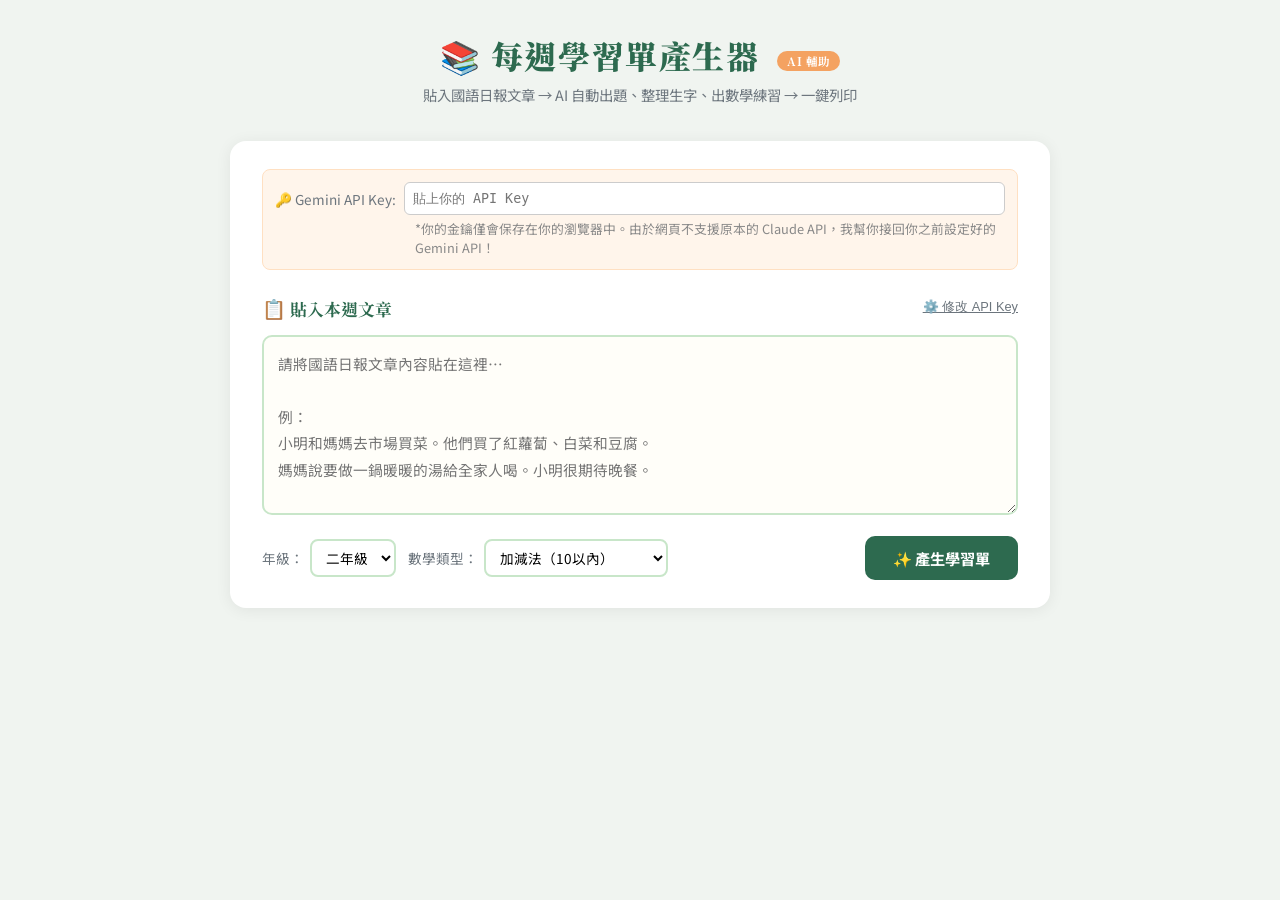
<file: index.html>
<!DOCTYPE html>
<html lang="zh-TW">
<head>
<meta charset="UTF-8">
<meta name="viewport" content="width=device-width, initial-scale=1.0">
<meta http-equiv="Cache-Control" content="no-cache, no-store, must-revalidate">
<meta http-equiv="Pragma" content="no-cache">
<meta http-equiv="Expires" content="0">
<title>每週學習單產生器</title>
<style>
  @import url('https://fonts.googleapis.com/css2?family=Noto+Serif+TC:wght@400;700;900&family=Noto+Sans+TC:wght@300;400;500;700&display=swap');

  :root {
    --primary: #2D6A4F;
    --accent: #F4A261;
    --soft: #E9F5EE;
    --ink: #1a1a2e;
    --muted: #6c757d;
    --border: #c8e6c9;
    --paper: #FFFEF9;
  }

  * { box-sizing: border-box; margin: 0; padding: 0; }

  body {
    font-family: 'Noto Sans TC', sans-serif;
    background: #f0f4f0;
    color: var(--ink);
    min-height: 100vh;
  }

  /* ── SCREEN UI ── */
  .screen-ui {
    max-width: 860px;
    margin: 0 auto;
    padding: 32px 20px 60px;
  }

  header {
    text-align: center;
    margin-bottom: 36px;
  }

  header h1 {
    font-family: 'Noto Serif TC', serif;
    font-size: 2rem;
    font-weight: 900;
    color: var(--primary);
    letter-spacing: .05em;
  }

  header p {
    color: var(--muted);
    margin-top: 6px;
    font-size: .9rem;
  }

  .badge {
    display: inline-block;
    background: var(--accent);
    color: white;
    font-size: .72rem;
    font-weight: 700;
    padding: 2px 10px;
    border-radius: 20px;
    margin-left: 8px;
    vertical-align: middle;
    letter-spacing: .04em;
  }

  /* input card */
  .card {
    background: white;
    border-radius: 16px;
    padding: 28px 32px;
    box-shadow: 0 2px 16px rgba(0,0,0,.07);
    margin-bottom: 20px;
  }

  .card h2 {
    font-family: 'Noto Serif TC', serif;
    font-size: 1.05rem;
    font-weight: 700;
    color: var(--primary);
    margin-bottom: 14px;
    display: flex;
    align-items: center;
    gap: 8px;
  }

  .card h2 .icon { font-size: 1.2rem; }

  textarea {
    width: 100%;
    min-height: 180px;
    border: 2px solid var(--border);
    border-radius: 10px;
    padding: 14px;
    font-family: 'Noto Sans TC', sans-serif;
    font-size: .92rem;
    line-height: 1.8;
    resize: vertical;
    transition: border-color .2s;
    background: var(--paper);
  }

  textarea:focus { outline: none; border-color: var(--primary); }

  .controls {
    display: flex;
    gap: 12px;
    flex-wrap: wrap;
    align-items: center;
    margin-top: 16px;
  }

  label.ctrl-label {
    font-size: .85rem;
    color: var(--muted);
    display: flex;
    align-items: center;
    gap: 6px;
  }

  select {
    border: 2px solid var(--border);
    border-radius: 8px;
    padding: 6px 10px;
    font-family: 'Noto Sans TC', sans-serif;
    font-size: .85rem;
    background: white;
    cursor: pointer;
  }

  .btn-generate {
    margin-left: auto;
    background: var(--primary);
    color: white;
    border: none;
    border-radius: 10px;
    padding: 11px 28px;
    font-family: 'Noto Sans TC', sans-serif;
    font-size: .95rem;
    font-weight: 700;
    cursor: pointer;
    display: flex;
    align-items: center;
    gap: 8px;
    transition: background .2s, transform .1s;
  }

  .btn-generate:hover { background: #1f5038; transform: translateY(-1px); }
  .btn-generate:disabled { background: #aaa; cursor: not-allowed; transform: none; }

  .spinner {
    width: 18px; height: 18px;
    border: 3px solid rgba(255,255,255,.4);
    border-top-color: white;
    border-radius: 50%;
    animation: spin .7s linear infinite;
    display: none;
  }
  .spinner.active { display: block; }
  @keyframes spin { to { transform: rotate(360deg); } }

  /* preview area */
  #preview-area { display: none; }

  .section-title {
    font-family: 'Noto Serif TC', serif;
    font-size: 1rem;
    font-weight: 700;
    color: var(--primary);
    margin: 8px 0 14px;
    display: flex;
    align-items: center;
    gap: 8px;
  }

  .btn-print {
    background: var(--accent);
    color: white;
    border: none;
    border-radius: 10px;
    padding: 12px 32px;
    font-family: 'Noto Sans TC', sans-serif;
    font-size: 1rem;
    font-weight: 700;
    cursor: pointer;
    display: flex;
    align-items: center;
    gap: 8px;
    margin: 0 auto 32px;
    transition: background .2s;
  }
  .btn-print:hover { background: #e07b3a; }

  /* ── PRINT SHEET ── */
  #print-sheet {
    background: white;
    border-radius: 16px;
    padding: 32px;
    box-shadow: 0 2px 16px rgba(0,0,0,.07);
  }

  .sheet-header {
    display: flex;
    align-items: flex-end;
    justify-content: space-between;
    border-bottom: 3px solid var(--primary);
    padding-bottom: 12px;
    margin-bottom: 24px;
  }

  .sheet-header .title-block h2 {
    font-family: 'Noto Serif TC', serif;
    font-size: 1.4rem;
    font-weight: 900;
    color: var(--primary);
  }

  .sheet-header .title-block p {
    font-size: .8rem;
    color: var(--muted);
    margin-top: 2px;
  }

  .sheet-header .meta {
    text-align: right;
    font-size: .82rem;
    color: var(--muted);
    line-height: 1.9;
  }

  .meta span {
    display: inline-block;
    border-bottom: 1px solid #ccc;
    min-width: 80px;
  }

  /* sections */
  .sheet-section {
    margin-bottom: 28px;
  }

  .sheet-section-title {
    font-family: 'Noto Serif TC', serif;
    font-size: 1rem;
    font-weight: 700;
    color: white;
    background: var(--primary);
    padding: 5px 14px;
    border-radius: 6px;
    display: inline-block;
    margin-bottom: 14px;
  }

  /* article */
  .article-box {
    background: var(--soft);
    border-left: 4px solid var(--primary);
    border-radius: 0 8px 8px 0;
    padding: 14px 18px;
    font-size: .92rem;
    line-height: 2;
    white-space: pre-wrap;
  }

  /* reading questions */
  .question-list { list-style: none; }
  .question-list li {
    padding: 10px 0;
    border-bottom: 1px dashed #ddd;
    font-size: .93rem;
    line-height: 1.8;
    display: flex;
    gap: 10px;
  }
  .question-list li:last-child { border-bottom: none; }
  .q-num {
    font-weight: 700;
    color: var(--primary);
    min-width: 24px;
  }
  .answer-line {
    display: block;
    border-bottom: 1px solid #bbb;
    margin-top: 6px;
    height: 22px;
  }

  /* ── 垂直生字簿樣式 (直式) ── */
  .vocab-cards {
    display: flex;
    flex-wrap: wrap;
    flex-direction: row-reverse; /* 從右到左排列 */
    justify-content: flex-start;
    gap: 12px;
  }
  .vocab-card-vertical {
    display: flex;
    flex-direction: column;
    align-items: center;
    border: 2px solid var(--border);
    border-radius: 8px;
    padding: 8px;
    background: var(--paper);
    width: 76px;
    page-break-inside: avoid;
    break-inside: avoid;
  }
  .vocab-top-area {
    display: flex;
    flex-direction: row-reverse; /* 注音在右，國字在左 */
    margin-bottom: 8px;
    height: 52px;
  }
  .vocab-zhuyin {
    writing-mode: vertical-rl;
    font-size: 0.8rem;
    font-weight: 700;
    padding-right: 4px;
    letter-spacing: 1px;
    color: var(--ink);
  }
  .tian-box {
    width: 52px; height: 52px;
    border: 1px solid #bbb;
    border-radius: 3px;
    position: relative;
    flex-shrink: 0;
    background: white;
    /* 新增：確保裡面的字元置中、粗體、大小合適 */
    display: flex;
    align-items: center;
    justify-content: center;
    font-size: 2.2rem;
    font-weight: 900;
    color: #000;
    font-family: 'Noto Serif TC', serif;
  }
  .tian-box::before {
    content: '';
    position: absolute;
    top: 50%; left: 0; right: 0;
    height: 1px; background: #e0e0e0;
    z-index: 0;
  }
  .tian-box::after {
    content: '';
    position: absolute;
    left: 50%; top: 0; bottom: 0;
    width: 1px; background: #e0e0e0;
    z-index: 0;
  }
  .tian-box span {
    position: relative;
    z-index: 1;
  }
  .tian-box.first-char { display: flex; align-items: center; justify-content: center; color: #000; font-size: 1.8rem; font-family: 'Noto Sans TC', 'Microsoft JhengHei', sans-serif; font-weight: bold; opacity: 1; }
  .tian-box.ghost { opacity: .45; display: flex; align-items: center; justify-content: center; color: #ccc; font-size: 1.8rem; font-family: 'Noto Serif TC', serif; }
  .vocab-practice-col {
    display: flex;
    flex-direction: column;
    gap: 4px;
    margin-bottom: 8px;
  }
  .vocab-phrase-area {
    writing-mode: vertical-rl;
    height: 140px;
    width: 100%;
    border: 1px dashed #aaa;
    border-radius: 4px;
    font-size: 0.85rem;
    padding: 6px;
    color: var(--muted);
  }

  /* math cards - 子由數學小學堂風格 */
  .math-grid {
    display: grid;
    grid-template-columns: repeat(2, 1fr);
    gap: 12px;
  }
  .math-grid-word {
    grid-template-columns: 1fr;
  }
  .math-card {
    border: 1.5px solid var(--border);
    border-radius: 10px;
    padding: 10px 13px;
    display: flex;
    gap: 8px;
    background: var(--paper);
    align-items: flex-start;
    page-break-inside: avoid;
    break-inside: avoid;
  }
  .math-num {
    font-weight: 900;
    color: var(--accent);
    min-width: 22px;
    font-size: .9rem;
    padding-top: 2px;
    flex-shrink: 0;
  }
  .math-card-body {
    flex: 1;
    display: flex;
    flex-direction: column;
    gap: 4px;
  }
  .math-context {
    font-size: .82rem;
    color: #555;
    line-height: 1.6;
    background: var(--soft);
    border-radius: 5px;
    padding: 4px 8px;
  }
  .math-expr-row {
    font-size: 1.05rem;
    font-weight: 700;
    letter-spacing: .04em;
    padding: 2px 4px;
    color: var(--ink);
  }
  .math-ans-box {
    display: inline-block;
    min-width: 48px;
    height: 36px;
    border: 1.5px solid var(--ink);
    border-radius: 4px;
    text-align: center;
    color: transparent;
    vertical-align: middle;
    margin-left: 6px;
  }
  /* word type */
  .math-card-word .math-context {
    background: #fff8f0;
  }
  .math-question {
    font-size: .88rem;
    font-weight: 700;
    color: var(--ink);
    margin-top: 2px;
  }
  .math-ans-row {
    font-size: .85rem;
    color: var(--muted);
    display: flex;
    align-items: center;
    gap: 6px;
    margin-top: 2px;
  }
  .math-ans-blank {
    display: inline-block;
    min-width: 100px;
    border-bottom: 1.5px solid #999;
    height: 18px;
  }

  /* answer sheet */
  .answer-grid {
    display: grid;
    grid-template-columns: repeat(4, 1fr);
    gap: 10px;
    margin-bottom: 24px;
  }
  .answer-item {
    background: #fff8f0;
    border: 1.5px solid #f4a261;
    border-radius: 8px;
    padding: 8px 12px;
    font-size: .88rem;
  }
  .answer-item .ans-num {
    font-weight: 900;
    color: var(--accent);
    font-size: .78rem;
    display: block;
    margin-bottom: 2px;
  }
  .answer-item .ans-val {
    font-weight: 700;
    color: #c0392b;
    font-size: 1rem;
  }
  .answer-item .ans-expr {
    font-size: .75rem;
    color: var(--muted);
    display: block;
    margin-top: 1px;
  }

  /* error */
  .error-msg {
    color: #c0392b;
    background: #fdecea;
    border-radius: 8px;
    padding: 12px 16px;
    font-size: .88rem;
    margin-top: 12px;
  }

  /* ── PRINT STYLES ── */
  @media print {
    body { background: white; }
    .screen-ui > *:not(#preview-area) { display: none !important; }
    #preview-area { display: block !important; }
    .btn-print { display: none !important; }
    #print-sheet {
      box-shadow: none;
      border-radius: 0;
      padding: 0;
    }
    .sheet-section { page-break-inside: avoid; }
  }
</style>
</head>
<body>
<div class="screen-ui">

  <header>
    <h1>📚 每週學習單產生器 <span class="badge">AI 輔助</span></h1>
    <p>貼入國語日報文章 → AI 自動出題、整理生字、出數學練習 → 一鍵列印</p>
  </header>

  <!-- Input Card -->
  <div class="card">
    <div id="api-key-section" style="margin-bottom: 24px; padding: 12px; background: #fff5eb; border-radius: 8px; border: 1px solid #ffe0c2; display: none;">
      <label class="ctrl-label" style="display:flex; align-items:center; gap:8px; margin-bottom: 0;">
        🔑 Gemini API Key:
        <input type="text" id="api-key" placeholder="貼上你的 API Key" style="flex:1; padding:8px; border:1px solid #ccc; border-radius:6px; font-family: monospace;">
      </label>
      <div style="font-size: 0.8rem; color: #888; margin-top: 4px; padding-left: 140px;">*你的金鑰僅會保存在你的瀏覽器中。由於網頁不支援原本的 Claude API，我幫你接回你之前設定好的 Gemini API！</div>
    </div>
    
    <h2 style="display: flex; justify-content: space-between; align-items: center;">
      <span><span class="icon">📋</span> 貼入本週文章</span>
      <button onclick="document.getElementById('api-key-section').style.display='block'" style="background:none; border:none; color:var(--muted); font-size:0.8rem; cursor:pointer; text-decoration:underline;">⚙️ 修改 API Key</button>
    </h2>
    <script>
      const savedKey = localStorage.getItem('gemini_api_key');
      if (savedKey) {
        document.getElementById('api-key').value = savedKey;
      } else {
        document.getElementById('api-key-section').style.display = 'block';
      }
    </script>
    <textarea id="article-input" placeholder="請將國語日報文章內容貼在這裡…&#10;&#10;例：&#10;小明和媽媽去市場買菜。他們買了紅蘿蔔、白菜和豆腐。&#10;媽媽說要做一鍋暖暖的湯給全家人喝。小明很期待晚餐。"></textarea>

    <div class="controls">
      <label class="ctrl-label">
        年級：
        <select id="grade">
          <option value="1">一年級</option>
          <option value="2" selected>二年級</option>
          <option value="3">三年級</option>
          <option value="4">四年級</option>
          <option value="5">五年級</option>
          <option value="6">六年級</option>
        </select>
      </label>

      <label class="ctrl-label">
        數學類型：
        <select id="math-level">
          <option value="add10">加減法（10以內）</option>
          <option value="add20">加減法（20以內）</option>
          <option value="add100">加減法（兩位數）</option>
          <option value="mul">乘法（九九乘法）</option>
          <option value="div">除法</option>
          <option value="mixed">混合四則運算</option>
          <option value="clock">看時鐘（認識時間）</option>
          <option value="date">看日期（年月日）</option>
          <option value="length">量長度（公分／公尺）</option>
        </select>
      </label>

      <button class="btn-generate" id="gen-btn" onclick="generate()">
        <div class="spinner" id="spinner"></div>
        <span id="gen-label">✨ 產生學習單</span>
      </button>
    </div>
    <div id="error-box"></div>
  </div>

  <!-- Preview & Print -->
  <div id="preview-area">
    <button class="btn-print" onclick="window.print()">🖨️ 列印學習單</button>

    <div id="print-sheet">
      <!-- header -->
      <div class="sheet-header">
        <div class="title-block">
          <h2>本週語文學習單</h2>
          <p id="sheet-date"></p>
        </div>
        <div class="meta">
          姓名：<span>&nbsp;&nbsp;&nbsp;&nbsp;&nbsp;&nbsp;&nbsp;&nbsp;</span><br>
          班級：<span>&nbsp;&nbsp;&nbsp;&nbsp;&nbsp;&nbsp;&nbsp;&nbsp;</span><br>
          日期：<span>&nbsp;&nbsp;&nbsp;&nbsp;&nbsp;&nbsp;&nbsp;&nbsp;</span>
        </div>
      </div>

      <!-- article -->
      <div class="sheet-section">
        <div class="sheet-section-title">📖 本週文章</div>
        <div class="article-box" id="sheet-article"></div>
      </div>

      <!-- questions -->
      <div class="sheet-section">
        <div class="sheet-section-title">❓ 閱讀測驗（共3題）</div>
        <ul class="question-list" id="sheet-questions"></ul>
      </div>

      <!-- vocab -->
      <div class="sheet-section">
        <div class="sheet-section-title">✏️ 本週生字簿</div>
        <div class="vocab-cards" id="sheet-vocab"></div>
      </div>

      <!-- math -->
      <div class="sheet-section">
        <div class="sheet-section-title">🔢 數學練習（共30題）</div>
        <div class="math-grid" id="sheet-math"></div>
      </div>
    </div>

    <!-- ══ ANSWER SHEET (separate print page) ══ -->
    <div id="answer-sheet" style="display:none;">
      <div style="page-break-before:always;"></div>
      <div class="sheet-header" style="margin-top:32px;">
        <div class="title-block">
          <h2>📋 數學答案（教師版）</h2>
          <p id="answer-date"></p>
        </div>
        <div class="meta" style="color:#c0392b;font-weight:700;">
          ⚠️ 請勿發給學生
        </div>
      </div>
      <div class="answer-grid" id="answer-grid"></div>
    </div>
  </div>

</div>

<script>
const MATH_TOPIC_MAP = {
  add10:  { label:'10以內加減法', type:'calc' },
  add20:  { label:'20以內加減法', type:'calc' },
  add100: { label:'兩位數加減法', type:'calc' },
  mul:    { label:'乘法', type:'calc' },
  div:    { label:'除法', type:'calc' },
  mixed:  { label:'混合四則運算', type:'calc' },
  clock:  { label:'認識時間', type:'word' },
  date:   { label:'認識日期', type:'word' },
  length: { label:'量長度', type:'word' },
};

function getMathPrompt(level, grade) {
  const gradeLabel = grade + '年級';
  const prompts = {
    add10: `你是台灣國小數學老師，出30題國小${gradeLabel}的「10以內加減法」練習題。
純數字計算，不要文字敘述、不要情境。用□代表答案。
每題JSON格式：{"expr":"5 + 3 = □","answer":"8","type":"calc"}`,

    add20: `你是台灣國小數學老師，出30題國小${gradeLabel}的「20以內加減法」練習題。
純數字計算，不要文字敘述、不要情境。用□代表答案。
每題格式：{"expr":"15 - 7 = □","answer":"8","type":"calc"}`,

    add100: `你是台灣國小數學老師，出30題國小${gradeLabel}的「兩位數加減法」練習題。
純數字計算，不要文字敘述、不要情境。用□代表答案。
每題格式：{"expr":"45 + 32 = □","answer":"77","type":"calc"}`,

    mul: `你是台灣國小數學老師，出30題國小${gradeLabel}的乘法練習題（九九乘法範圍）。
純數字計算，不要文字敘述、不要情境。用□代表答案。
每題格式：{"expr":"7 × 8 = □","answer":"56","type":"calc"}`,

    div: `你是台灣國小數學老師，出30題國小${gradeLabel}的除法練習題（答案為正整數）。
純數字計算，不要文字敘述、不要情境。用□代表答案。
每題格式：{"expr":"24 ÷ 6 = □","answer":"4","type":"calc"}`,

    mixed: `你是台灣國小數學老師，出30題國小${gradeLabel}的四則運算混合練習題。
純數字計算，不要文字敘述、不要情境。用□代表答案。
每題格式：{"expr":"15 + 3 × 4 = □","answer":"27","type":"calc"}`,

    clock: `你是台灣國小數學老師，出30題國小${gradeLabel}的「認識時間」練習題。
純計算或簡短問答，不需要冗長情境。用___表示答案。
每題格式：{"question":"1小時30分 = ___ 分鐘","answer":"90","type":"word"}`,

    date: `你是台灣國小數學老師，出30題國小${gradeLabel}的「認識日期」練習題。
純計算或簡短問答，不需要冗長情境。用___表示答案。
每題格式：{"question":"平年有 ___ 天","answer":"365","type":"word"}`,

    length: `你是台灣國小數學老師，出30題國小${gradeLabel}的「量長度」練習題。
純計算或簡短問答，不需要冗長情境。用___表示答案。
每題格式：{"question":"3公尺5公分 = ___ 公分","answer":"305","type":"word"}`,
  };
  return prompts[level];
}

async function callGemini(apiKey, systemPrompt, userPrompt, retries = 6) {
  // 依據規格文件：強制綁定唯一擁有足夠免費額度與穩定性的模型，首選 lite 以獲得最大額度
  const models = ['gemini-2.5-flash-lite', 'gemini-flash-latest'];
  let lastError;
  
  for (let i = 0; i < retries; i++) {
    const model = models[i % models.length];
    const url = `https://generativelanguage.googleapis.com/v1beta/models/${model}:generateContent?key=${apiKey}`;
    const payload = { contents: [{ parts: [{ text: systemPrompt + '\n\n' + userPrompt }] }] };
    payload.generationConfig = { responseMimeType: "application/json" };
    
    try {
      const res = await fetch(url, {
        method: 'POST',
        headers: { 'Content-Type': 'application/json' },
        body: JSON.stringify(payload)
      });
      
      const data = await res.json();
      if (!res.ok) {
        throw new Error(data.error?.message || 'API Error');
      }
      if (!data.candidates || data.candidates.length === 0) {
        throw new Error("無效的回覆");
      }
      return data.candidates[0].content.parts[0].text;
    } catch (err) {
      lastError = err;
      // 若為金鑰錯誤則直接放棄重試
      if (err.message.includes('API key not valid')) throw err;
      
      // 如果遇到 High Demand (503) 錯誤，自動切換到珍貴的 2.5 模型 (一天 20 次額度) 救急
      if (err.message.includes('high demand') && !models.includes('gemini-2.5-flash')) {
        models.push('gemini-2.5-flash');
      }
      
      console.warn(`Model ${model} failed, retrying... (${i+1}/${retries})`, err);
      // 加長退避等待時間：3秒, 6秒, 9秒... 來應對 503 高負載
      await new Promise(resolve => setTimeout(resolve, 3000 * (i + 1)));
    }
  }
  
  // 如果連 2.5 備援也失敗，或者 2.5 額度也耗盡，則丟出中文翻譯錯誤
  if (lastError && lastError.message && (lastError.message.includes('high demand') || lastError.message.includes('Quota'))) {
    throw new Error('目前主伺服器塞車，且備用的 2.5 版本每日 20 次額度也已用盡。請明天再試，或晚點再嘗試！(Google 伺服器與額度限制)');
  }
  throw lastError;
}

function setLoading(on) {
  document.getElementById('spinner').className = 'spinner' + (on ? ' active' : '');
  document.getElementById('gen-label').textContent = on ? '產生中 (40字與30題較耗時，請勿重整)…' : '✨ 產生學習單';
  document.getElementById('gen-btn').disabled = on;
}

function showError(msg) {
  document.getElementById('error-box').innerHTML =
    `<div class="error-msg">⚠️ ${msg}</div>`;
}

async function generate() {
  const apiKey = document.getElementById('api-key').value.trim();
  if (!apiKey) { showError('請先輸入 Gemini API Key！'); return; }
  localStorage.setItem('gemini_api_key', apiKey);

  const article = document.getElementById('article-input').value.trim();
  if (!article) { showError('請先貼入文章內容！'); return; }
  document.getElementById('error-box').innerHTML = '';
  setLoading(true);

  try {
    const grade = document.getElementById('grade').value;
    const mathLevel = document.getElementById('math-level').value;

    const SYS = '你是一位台灣國小語文老師助理，只輸出 JSON，不加任何說明或 Markdown 符號。';

    // ── 1. Questions + Vocab ──
    const qvRaw = await callGemini(apiKey, SYS, `
以下是一篇適合國小${grade}年級學生的文章：

【文章】
${article}

請完成兩件事，以 JSON 格式回傳：
1. "questions"：3個閱讀理解問題（簡短、適合${grade}年級），每題物件含 "q"（題目）
2. "vocab"：從文章中盡量選出最多40個重要生字（若文章不夠長則盡量多選），每個物件含：
   - "char"（單一漢字）
   - "zhuyin"（根據文章上下文，只給一個正確的注音，不可給多個，例如 ㄅㄠ）
   - "radical"（部首，例如 木）
   - "strokes"（總筆畫數，數字）

只輸出純 JSON，格式：
{"questions":[{"q":"..."}],"vocab":[{"char":"","zhuyin":"","radical":"","strokes":0}]}
    `);

    // ── 2. Math ──
    const mathPrompt = getMathPrompt(mathLevel, grade);
    const mathRaw = await callGemini(apiKey, SYS, mathPrompt + `

請輸出30題，只輸出純 JSON，不加任何說明，格式為：
{"math":[...30個題目物件...]}
`);

    // parse
    const clean = s => {
      let m = s.match(/\{[\s\S]*\}|\[[\s\S]*\]/);
      return m ? m[0] : s;
    };
    const qvData = JSON.parse(clean(qvRaw));
    // Enforce strict 40 limit for vocab
    if (qvData && qvData.vocab) {
      qvData.vocab = qvData.vocab.slice(0, 40);
    }

    const mathData = JSON.parse(clean(mathRaw));

    renderSheet(article, qvData, mathData);
    document.getElementById('preview-area').style.display = 'block';
    document.getElementById('preview-area').scrollIntoView({ behavior: 'smooth' });

  } catch (e) {
    showError('產生失敗，請再試一次。（' + e.message + '）');
  } finally {
    setLoading(false);
  }
}

function renderSheet(article, qv, math) {
  // date
  const now = new Date();
  document.getElementById('sheet-date').textContent =
    `${now.getFullYear()} 年 ${now.getMonth()+1} 月第${getWeekOfMonth(now)}週`;

  // article
  document.getElementById('sheet-article').textContent = article;

  // questions
  const qList = document.getElementById('sheet-questions');
  qList.innerHTML = '';
  (qv.questions || []).forEach((item, i) => {
    qList.innerHTML += `
      <li>
        <span class="q-num">${i+1}.</span>
        <div>
          ${item.q}
          <span class="answer-line"></span>
          <span class="answer-line"></span>
        </div>
      </li>`;
  });

  // vocab cards
  const vocabWrap = document.getElementById('sheet-vocab');
  vocabWrap.innerHTML = '';
  (qv.vocab || []).forEach(v => {
    vocabWrap.innerHTML += `
      <div class="vocab-card-vertical">
        <div class="vocab-top-area">
          <div class="vocab-zhuyin">${(v.zhuyin || '').trim().split(/[ \n、，,／/()（）\|]+/)[0]}</div>
          <div class="tian-box first-char"><span>${(v.char || '').charAt(0)}</span></div>
        </div>
        <div class="vocab-practice-col">
          ${Array(10).fill('<div class="tian-box"></div>').join('')}
        </div>
        <div class="vocab-phrase-area">造詞：</div>
      </div>`;
  });

  // math - rich situational card layout
  const mathGrid = document.getElementById('sheet-math');
  mathGrid.innerHTML = '';
  const firstItem = math.math && math.math[0];
  const mathType = firstItem ? (firstItem.type || 'calc') : 'calc';
  const isWordQ = mathType === 'word';
  mathGrid.className = 'math-grid' + (isWordQ ? ' math-grid-word' : '');

  (math.math || []).forEach((item, i) => {
    const num = `<span class="math-num">${i+1}.</span>`;
    if (isWordQ) {
      // word / situational type (clock, date, length)
      mathGrid.innerHTML += `
        <div class="math-card math-card-word">
          ${num}
          <div class="math-card-body">
            <div class="math-context">${item.context || ''}</div>
            <div class="math-question">${item.question || ''}</div>
            <div class="math-ans-row">答：<span class="math-ans-blank"></span></div>
          </div>
        </div>`;
    } else {
      // calc type with context
      const expr = (item.expr || '').replace('□', '<span class="math-ans-box">□</span>');
      mathGrid.innerHTML += `
        <div class="math-card">
          ${num}
          <div class="math-card-body">
            <div class="math-expr-row">${expr}</div>
          </div>
        </div>`;
    }
  });

  // answer sheet
  const answerGrid = document.getElementById('answer-grid');
  const answerSheet = document.getElementById('answer-sheet');
  const answerDate = document.getElementById('answer-date');
  if (answerDate) answerDate.textContent = document.getElementById('sheet-date').textContent;
  answerGrid.innerHTML = '';
  if (math.math && math.math.length > 0) {
    answerSheet.style.display = 'block';
    (math.math || []).forEach((item, i) => {
      const isWord = item.type === 'word';
      const exprText = isWord ? (item.question || '') : (item.expr || '');
      const shortExpr = exprText.length > 28 ? exprText.substring(0,28) + '\u2026' : exprText;
      answerGrid.innerHTML += `<div class="answer-item"><span class="ans-num">第 ${i+1} 題</span><span class="ans-val">${item.answer || '\u2014'}</span><span class="ans-expr">${shortExpr}</span></div>`;
    });
  }
}

function getWeekOfMonth(d) {
  const first = new Date(d.getFullYear(), d.getMonth(), 1).getDay();
  return Math.ceil((d.getDate() + first) / 7);
}
</script>
</body>
</html>
</file>
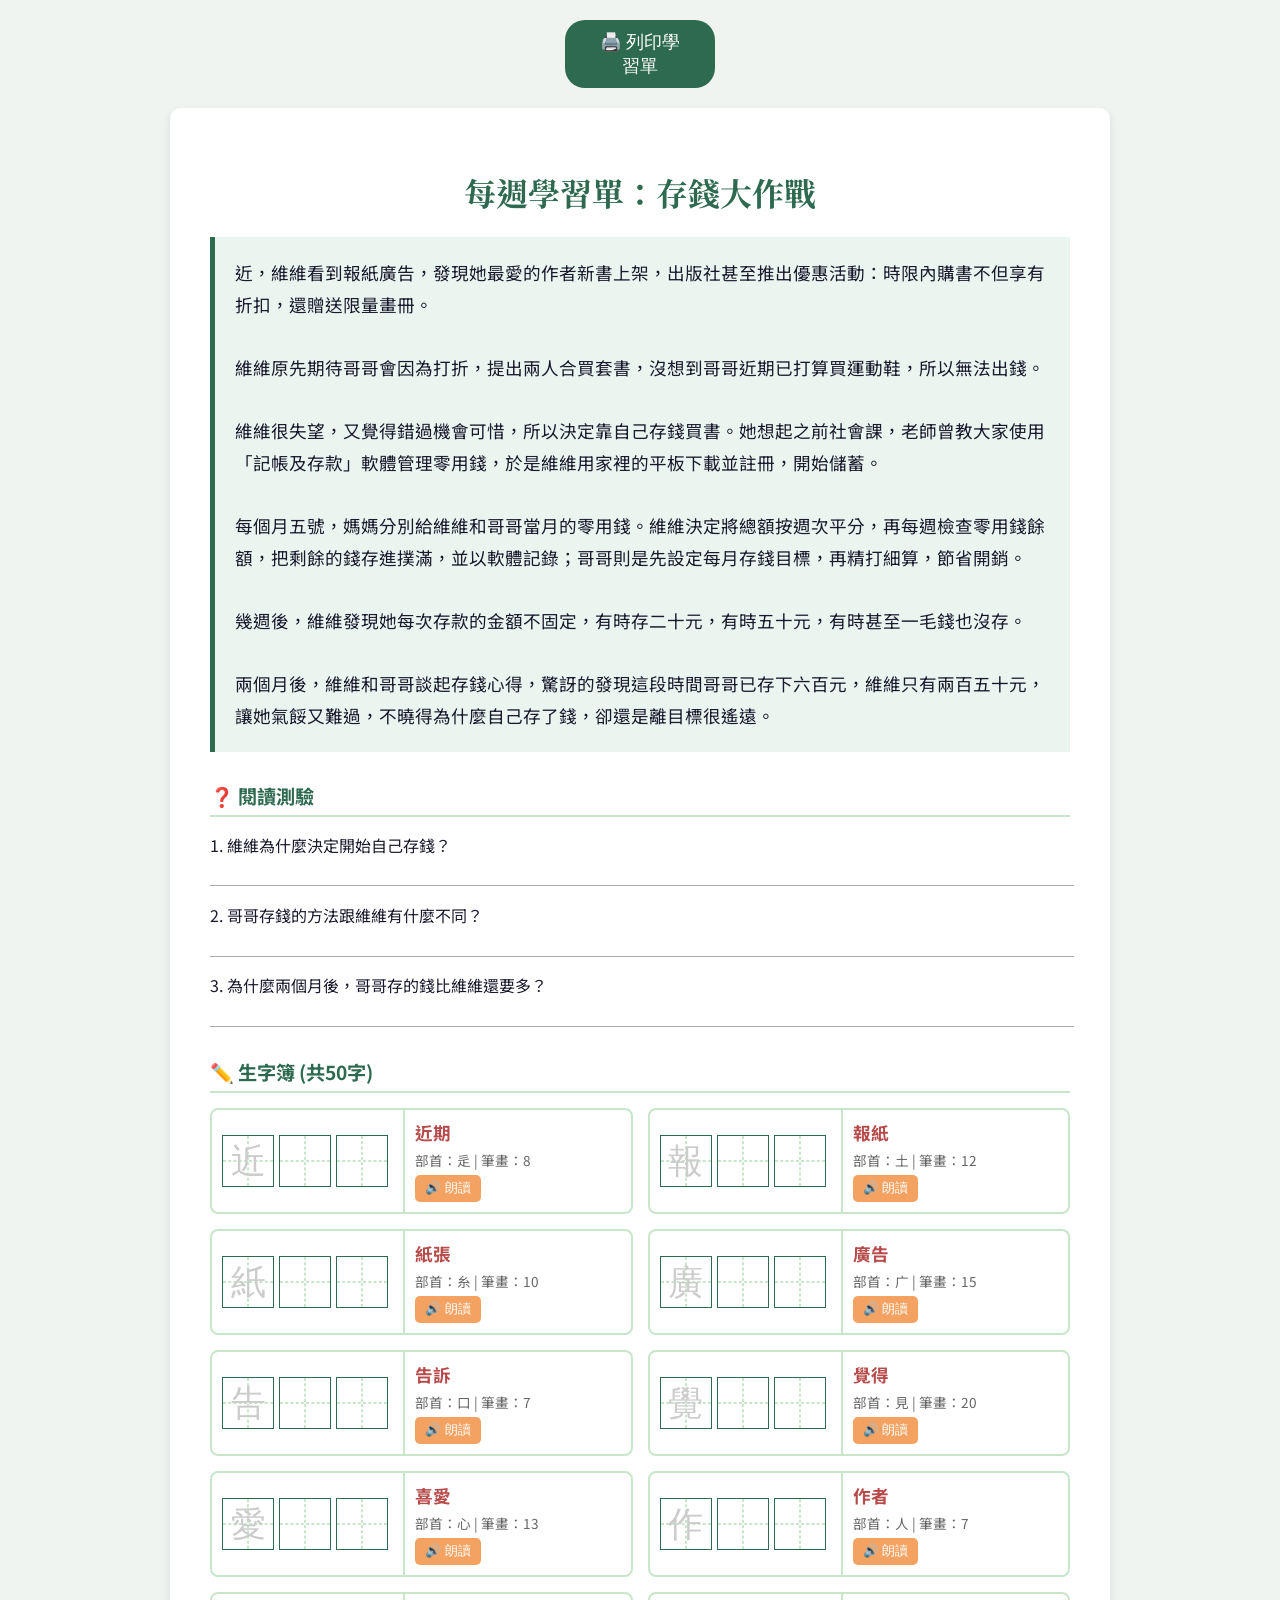
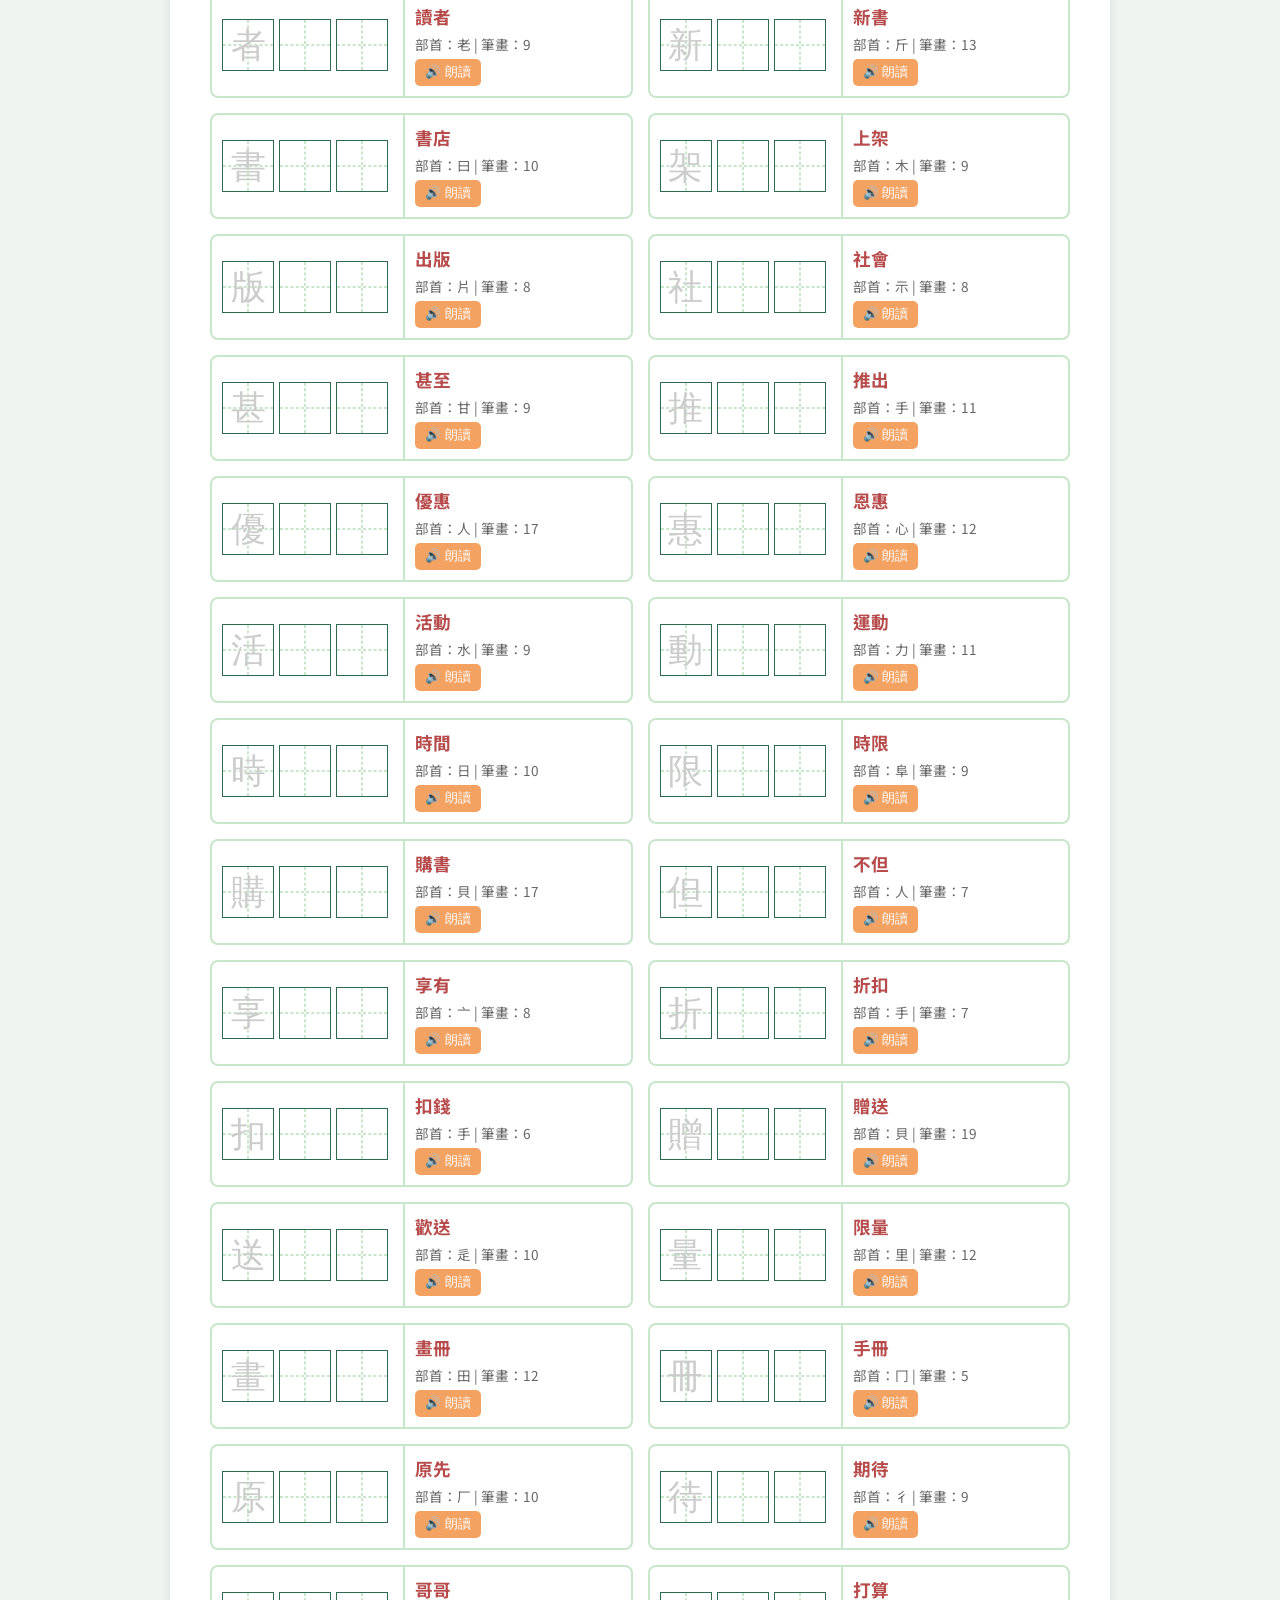
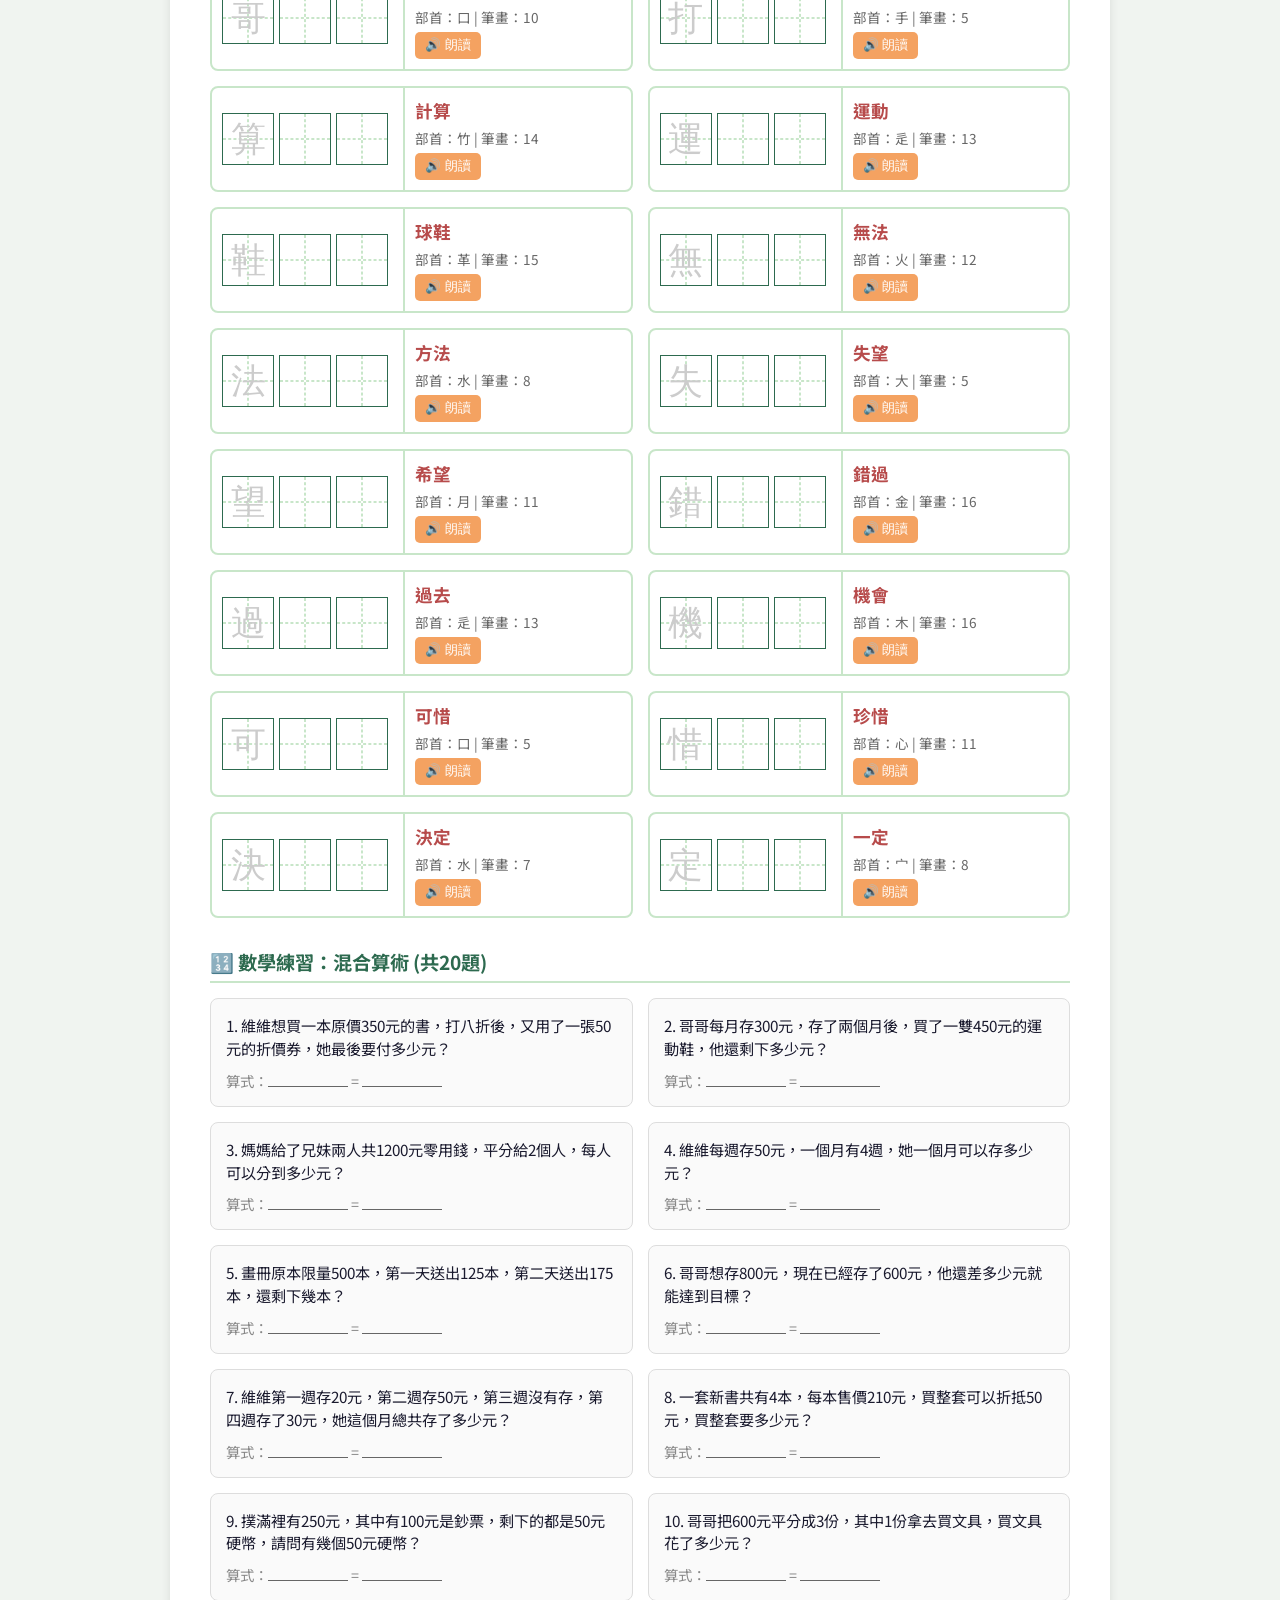
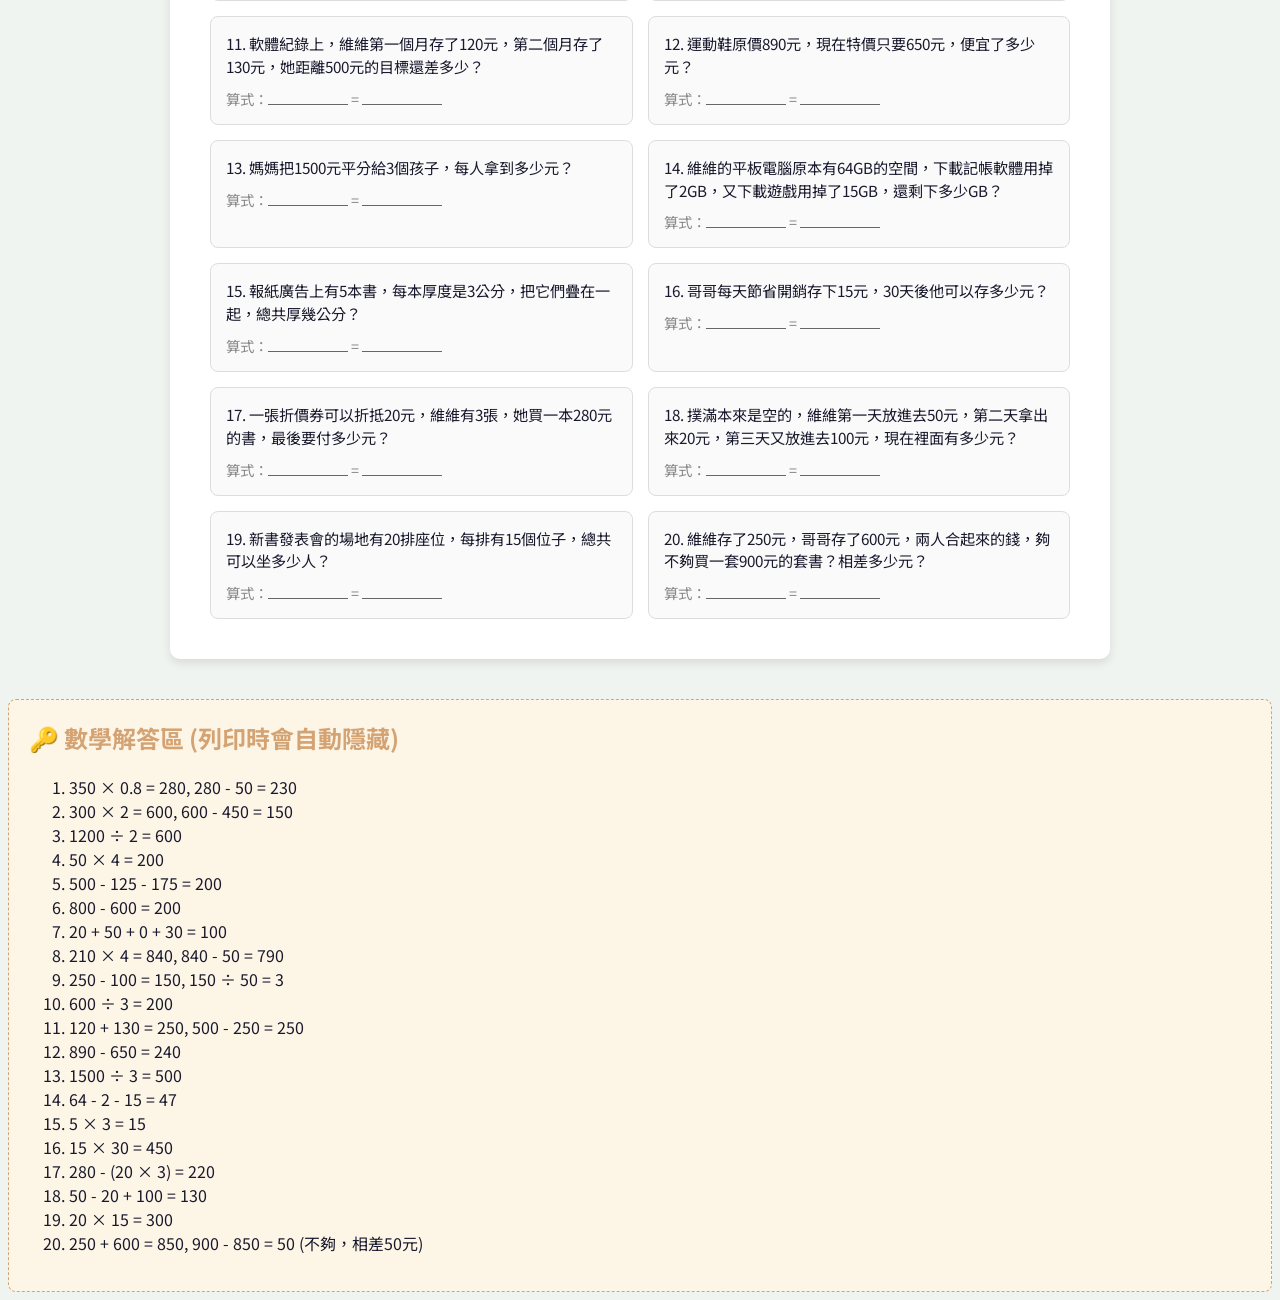
<file: worksheet_demo.html>
<!DOCTYPE html>
<html lang="zh-TW">
<head>
<meta charset="UTF-8">
<title>四年級學習單：存錢大作戰</title>
<style>
  @import url('https://fonts.googleapis.com/css2?family=Noto+Serif+TC:wght@400;700;900&family=Noto+Sans+TC:wght@300;400;500;700&display=swap');
  body { font-family: 'Noto Sans TC', sans-serif; background: #f0f4f0; color: #1a1a2e; }
  .sheet { max-width: 860px; margin: 20px auto; background: white; padding: 40px; border-radius: 10px; box-shadow: 0 4px 10px rgba(0,0,0,0.1); }
  h1 { text-align: center; color: #2D6A4F; font-family: 'Noto Serif TC', serif; }
  .article { background: #E9F5EE; padding: 20px; border-left: 5px solid #2D6A4F; line-height: 1.8; font-size: 1.1rem; margin-bottom: 30px; }
  .section-title { color: #2D6A4F; border-bottom: 2px solid #c8e6c9; padding-bottom: 5px; margin-top: 30px; font-weight: bold; font-size: 1.2rem; }
  
  /* Reading */
  .q-list { list-style: none; padding: 0; }
  .q-list li { margin-bottom: 15px; line-height: 1.6; }
  .q-list li input { width: 100%; border: none; border-bottom: 1px solid #aaa; margin-top: 10px; outline: none; }

  /* Vocab */
  .vocab-grid { display: grid; grid-template-columns: repeat(2, 1fr); gap: 15px; margin-top: 15px; }
  .v-card { display: flex; border: 2px solid #c8e6c9; border-radius: 8px; overflow: hidden; }
  .v-char { font-size: 2.5rem; width: 70px; display: flex; align-items: center; justify-content: center; border-right: 2px solid #c8e6c9; font-family: 'Noto Serif TC', serif; color: #2D6A4F; background: #fff; }
  .v-info { padding: 10px; flex: 1; display: flex; flex-direction: column; justify-content: center; }
  .v-word { font-weight: bold; margin-bottom: 5px; font-size: 1.1rem; color: #b74b4b; }
  .v-meta { font-size: 0.85rem; color: #666; }
  .btn-speak { margin-top: 5px; background: #F4A261; color: white; border: none; padding: 5px 10px; border-radius: 5px; cursor: pointer; width: fit-content; font-size: 0.8rem; }
  .btn-speak:hover { background: #e08b4a; }

  
  /* Tianzige */
  .v-char-section { display: flex; padding: 10px; border-right: 2px solid #c8e6c9; align-items: center; }
  .tianzi { width: 50px; height: 50px; border: 1px solid #2D6A4F; position: relative; display: inline-block; margin-right: 5px; }
  .tianzi::before, .tianzi::after { content: ''; position: absolute; border: 1px dashed #c8e6c9; }
  .tianzi::before { top: 50%; left: 0; right: 0; transform: translateY(-50%); }
  .tianzi::after { left: 50%; top: 0; bottom: 0; transform: translateX(-50%); }
  .tianzi span { position: absolute; top: 0; left: 0; right: 0; bottom: 0; display: flex; align-items: center; justify-content: center; font-family: 'Kaiti', 'DFKai-sb', serif; font-size: 35px; color: #ccc; z-index: 1; }
  
  .answer-key { margin-top: 40px; padding: 20px; background: #fdf5e6; border: 1px dashed #d4a373; border-radius: 8px; }
  .answer-key h2 { color: #d4a373; margin-top: 0; }
  @media print { .answer-key { display: none; } } /* Hide answers when printing */

  /* Math */
  .math-grid { display: grid; grid-template-columns: 1fr 1fr; gap: 15px; margin-top: 15px; }
  .m-card { border: 1px solid #ddd; padding: 15px; border-radius: 8px; background: #fafafa; }
  .m-q { margin-bottom: 10px; line-height: 1.5; font-size: 0.95rem; }
  .m-ans { color: #888; font-size: 0.9rem; }
  .m-ans span { display: inline-block; width: 80px; border-bottom: 1px solid #666; }

  .print-btn { display: block; margin: 20px auto; background: #2D6A4F; color: white; padding: 10px 30px; text-align: center; text-decoration: none; border-radius: 20px; width: 150px; cursor: pointer; border: none; font-size: 1.1rem; }
  @media print { .print-btn { display: none; } body { background: white; } .sheet { box-shadow: none; margin: 0; padding: 0; } }
</style>
<script>
  function speak(text) {
    const u = new SpeechSynthesisUtterance(text);
    u.lang = 'zh-TW';
    u.rate = 0.9;
    window.speechSynthesis.speak(u);
  }
</script>
</head>
<body>

<button class="print-btn" onclick="window.print()">🖨️ 列印學習單</button>

<div class="sheet">
  <h1>每週學習單：存錢大作戰</h1>
  
  <div class="article">
    近，維維看到報紙廣告，發現她最愛的作者新書上架，出版社甚至推出優惠活動：時限內購書不但享有折扣，還贈送限量畫冊。<br><br>
    維維原先期待哥哥會因為打折，提出兩人合買套書，沒想到哥哥近期已打算買運動鞋，所以無法出錢。<br><br>
    維維很失望，又覺得錯過機會可惜，所以決定靠自己存錢買書。她想起之前社會課，老師曾教大家使用「記帳及存款」軟體管理零用錢，於是維維用家裡的平板下載並註冊，開始儲蓄。<br><br>
    每個月五號，媽媽分別給維維和哥哥當月的零用錢。維維決定將總額按週次平分，再每週檢查零用錢餘額，把剩餘的錢存進撲滿，並以軟體記錄；哥哥則是先設定每月存錢目標，再精打細算，節省開銷。<br><br>
    幾週後，維維發現她每次存款的金額不固定，有時存二十元，有時五十元，有時甚至一毛錢也沒存。<br><br>
    兩個月後，維維和哥哥談起存錢心得，驚訝的發現這段時間哥哥已存下六百元，維維只有兩百五十元，讓她氣餒又難過，不曉得為什麼自己存了錢，卻還是離目標很遙遠。
  </div>

  <div class="section-title">❓ 閱讀測驗</div>
  <ul class="q-list">
    <li>1. 維維為什麼決定開始自己存錢？<br><input type="text"></li>
    <li>2. 哥哥存錢的方法跟維維有什麼不同？<br><input type="text"></li>
    <li>3. 為什麼兩個月後，哥哥存的錢比維維還要多？<br><input type="text"></li>
  </ul>

  <div class="section-title">✏️ 生字簿 (共50字)</div>
  <div class="vocab-grid">
    <!-- 1-10 -->
    <div class="v-card"><div class="v-char-section"><div class="tianzi"><span>近</span></div><div class="tianzi"></div><div class="tianzi"></div></div><div class="v-info"><div class="v-word">近期</div><div class="v-meta">部首：辵 | 筆畫：8</div><button class="btn-speak" onclick="speak('近，近期')">🔊 朗讀</button></div></div>
    <div class="v-card"><div class="v-char-section"><div class="tianzi"><span>報</span></div><div class="tianzi"></div><div class="tianzi"></div></div><div class="v-info"><div class="v-word">報紙</div><div class="v-meta">部首：土 | 筆畫：12</div><button class="btn-speak" onclick="speak('報，報紙')">🔊 朗讀</button></div></div>
    <div class="v-card"><div class="v-char-section"><div class="tianzi"><span>紙</span></div><div class="tianzi"></div><div class="tianzi"></div></div><div class="v-info"><div class="v-word">紙張</div><div class="v-meta">部首：糸 | 筆畫：10</div><button class="btn-speak" onclick="speak('紙，紙張')">🔊 朗讀</button></div></div>
    <div class="v-card"><div class="v-char-section"><div class="tianzi"><span>廣</span></div><div class="tianzi"></div><div class="tianzi"></div></div><div class="v-info"><div class="v-word">廣告</div><div class="v-meta">部首：广 | 筆畫：15</div><button class="btn-speak" onclick="speak('廣，廣告')">🔊 朗讀</button></div></div>
    <div class="v-card"><div class="v-char-section"><div class="tianzi"><span>告</span></div><div class="tianzi"></div><div class="tianzi"></div></div><div class="v-info"><div class="v-word">告訴</div><div class="v-meta">部首：口 | 筆畫：7</div><button class="btn-speak" onclick="speak('告，告訴')">🔊 朗讀</button></div></div>
    <div class="v-card"><div class="v-char-section"><div class="tianzi"><span>覺</span></div><div class="tianzi"></div><div class="tianzi"></div></div><div class="v-info"><div class="v-word">覺得</div><div class="v-meta">部首：見 | 筆畫：20</div><button class="btn-speak" onclick="speak('覺，覺得')">🔊 朗讀</button></div></div>
    <div class="v-card"><div class="v-char-section"><div class="tianzi"><span>愛</span></div><div class="tianzi"></div><div class="tianzi"></div></div><div class="v-info"><div class="v-word">喜愛</div><div class="v-meta">部首：心 | 筆畫：13</div><button class="btn-speak" onclick="speak('愛，喜愛')">🔊 朗讀</button></div></div>
    <div class="v-card"><div class="v-char-section"><div class="tianzi"><span>作</span></div><div class="tianzi"></div><div class="tianzi"></div></div><div class="v-info"><div class="v-word">作者</div><div class="v-meta">部首：人 | 筆畫：7</div><button class="btn-speak" onclick="speak('作，作者')">🔊 朗讀</button></div></div>
    <div class="v-card"><div class="v-char-section"><div class="tianzi"><span>者</span></div><div class="tianzi"></div><div class="tianzi"></div></div><div class="v-info"><div class="v-word">讀者</div><div class="v-meta">部首：老 | 筆畫：9</div><button class="btn-speak" onclick="speak('者，讀者')">🔊 朗讀</button></div></div>
    <div class="v-card"><div class="v-char-section"><div class="tianzi"><span>新</span></div><div class="tianzi"></div><div class="tianzi"></div></div><div class="v-info"><div class="v-word">新書</div><div class="v-meta">部首：斤 | 筆畫：13</div><button class="btn-speak" onclick="speak('新，新書')">🔊 朗讀</button></div></div>
    
    <!-- 11-20 -->
    <div class="v-card"><div class="v-char-section"><div class="tianzi"><span>書</span></div><div class="tianzi"></div><div class="tianzi"></div></div><div class="v-info"><div class="v-word">書店</div><div class="v-meta">部首：曰 | 筆畫：10</div><button class="btn-speak" onclick="speak('書，書店')">🔊 朗讀</button></div></div>
    <div class="v-card"><div class="v-char-section"><div class="tianzi"><span>架</span></div><div class="tianzi"></div><div class="tianzi"></div></div><div class="v-info"><div class="v-word">上架</div><div class="v-meta">部首：木 | 筆畫：9</div><button class="btn-speak" onclick="speak('架，上架')">🔊 朗讀</button></div></div>
    <div class="v-card"><div class="v-char-section"><div class="tianzi"><span>版</span></div><div class="tianzi"></div><div class="tianzi"></div></div><div class="v-info"><div class="v-word">出版</div><div class="v-meta">部首：片 | 筆畫：8</div><button class="btn-speak" onclick="speak('版，出版')">🔊 朗讀</button></div></div>
    <div class="v-card"><div class="v-char-section"><div class="tianzi"><span>社</span></div><div class="tianzi"></div><div class="tianzi"></div></div><div class="v-info"><div class="v-word">社會</div><div class="v-meta">部首：示 | 筆畫：8</div><button class="btn-speak" onclick="speak('社，社會')">🔊 朗讀</button></div></div>
    <div class="v-card"><div class="v-char-section"><div class="tianzi"><span>甚</span></div><div class="tianzi"></div><div class="tianzi"></div></div><div class="v-info"><div class="v-word">甚至</div><div class="v-meta">部首：甘 | 筆畫：9</div><button class="btn-speak" onclick="speak('甚，甚至')">🔊 朗讀</button></div></div>
    <div class="v-card"><div class="v-char-section"><div class="tianzi"><span>推</span></div><div class="tianzi"></div><div class="tianzi"></div></div><div class="v-info"><div class="v-word">推出</div><div class="v-meta">部首：手 | 筆畫：11</div><button class="btn-speak" onclick="speak('推，推出')">🔊 朗讀</button></div></div>
    <div class="v-card"><div class="v-char-section"><div class="tianzi"><span>優</span></div><div class="tianzi"></div><div class="tianzi"></div></div><div class="v-info"><div class="v-word">優惠</div><div class="v-meta">部首：人 | 筆畫：17</div><button class="btn-speak" onclick="speak('優，優惠')">🔊 朗讀</button></div></div>
    <div class="v-card"><div class="v-char-section"><div class="tianzi"><span>惠</span></div><div class="tianzi"></div><div class="tianzi"></div></div><div class="v-info"><div class="v-word">恩惠</div><div class="v-meta">部首：心 | 筆畫：12</div><button class="btn-speak" onclick="speak('惠，恩惠')">🔊 朗讀</button></div></div>
    <div class="v-card"><div class="v-char-section"><div class="tianzi"><span>活</span></div><div class="tianzi"></div><div class="tianzi"></div></div><div class="v-info"><div class="v-word">活動</div><div class="v-meta">部首：水 | 筆畫：9</div><button class="btn-speak" onclick="speak('活，活動')">🔊 朗讀</button></div></div>
    <div class="v-card"><div class="v-char-section"><div class="tianzi"><span>動</span></div><div class="tianzi"></div><div class="tianzi"></div></div><div class="v-info"><div class="v-word">運動</div><div class="v-meta">部首：力 | 筆畫：11</div><button class="btn-speak" onclick="speak('動，運動')">🔊 朗讀</button></div></div>
    
    <!-- 21-30 -->
    <div class="v-card"><div class="v-char-section"><div class="tianzi"><span>時</span></div><div class="tianzi"></div><div class="tianzi"></div></div><div class="v-info"><div class="v-word">時間</div><div class="v-meta">部首：日 | 筆畫：10</div><button class="btn-speak" onclick="speak('時，時間')">🔊 朗讀</button></div></div>
    <div class="v-card"><div class="v-char-section"><div class="tianzi"><span>限</span></div><div class="tianzi"></div><div class="tianzi"></div></div><div class="v-info"><div class="v-word">時限</div><div class="v-meta">部首：阜 | 筆畫：9</div><button class="btn-speak" onclick="speak('限，時限')">🔊 朗讀</button></div></div>
    <div class="v-card"><div class="v-char-section"><div class="tianzi"><span>購</span></div><div class="tianzi"></div><div class="tianzi"></div></div><div class="v-info"><div class="v-word">購書</div><div class="v-meta">部首：貝 | 筆畫：17</div><button class="btn-speak" onclick="speak('購，購書')">🔊 朗讀</button></div></div>
    <div class="v-card"><div class="v-char-section"><div class="tianzi"><span>但</span></div><div class="tianzi"></div><div class="tianzi"></div></div><div class="v-info"><div class="v-word">不但</div><div class="v-meta">部首：人 | 筆畫：7</div><button class="btn-speak" onclick="speak('但，不但')">🔊 朗讀</button></div></div>
    <div class="v-card"><div class="v-char-section"><div class="tianzi"><span>享</span></div><div class="tianzi"></div><div class="tianzi"></div></div><div class="v-info"><div class="v-word">享有</div><div class="v-meta">部首：亠 | 筆畫：8</div><button class="btn-speak" onclick="speak('享，享有')">🔊 朗讀</button></div></div>
    <div class="v-card"><div class="v-char-section"><div class="tianzi"><span>折</span></div><div class="tianzi"></div><div class="tianzi"></div></div><div class="v-info"><div class="v-word">折扣</div><div class="v-meta">部首：手 | 筆畫：7</div><button class="btn-speak" onclick="speak('折，折扣')">🔊 朗讀</button></div></div>
    <div class="v-card"><div class="v-char-section"><div class="tianzi"><span>扣</span></div><div class="tianzi"></div><div class="tianzi"></div></div><div class="v-info"><div class="v-word">扣錢</div><div class="v-meta">部首：手 | 筆畫：6</div><button class="btn-speak" onclick="speak('扣，扣錢')">🔊 朗讀</button></div></div>
    <div class="v-card"><div class="v-char-section"><div class="tianzi"><span>贈</span></div><div class="tianzi"></div><div class="tianzi"></div></div><div class="v-info"><div class="v-word">贈送</div><div class="v-meta">部首：貝 | 筆畫：19</div><button class="btn-speak" onclick="speak('贈，贈送')">🔊 朗讀</button></div></div>
    <div class="v-card"><div class="v-char-section"><div class="tianzi"><span>送</span></div><div class="tianzi"></div><div class="tianzi"></div></div><div class="v-info"><div class="v-word">歡送</div><div class="v-meta">部首：辵 | 筆畫：10</div><button class="btn-speak" onclick="speak('送，歡送')">🔊 朗讀</button></div></div>
    <div class="v-card"><div class="v-char-section"><div class="tianzi"><span>量</span></div><div class="tianzi"></div><div class="tianzi"></div></div><div class="v-info"><div class="v-word">限量</div><div class="v-meta">部首：里 | 筆畫：12</div><button class="btn-speak" onclick="speak('量，限量')">🔊 朗讀</button></div></div>
    
    <!-- 31-40 -->
    <div class="v-card"><div class="v-char-section"><div class="tianzi"><span>畫</span></div><div class="tianzi"></div><div class="tianzi"></div></div><div class="v-info"><div class="v-word">畫冊</div><div class="v-meta">部首：田 | 筆畫：12</div><button class="btn-speak" onclick="speak('畫，畫冊')">🔊 朗讀</button></div></div>
    <div class="v-card"><div class="v-char-section"><div class="tianzi"><span>冊</span></div><div class="tianzi"></div><div class="tianzi"></div></div><div class="v-info"><div class="v-word">手冊</div><div class="v-meta">部首：冂 | 筆畫：5</div><button class="btn-speak" onclick="speak('冊，手冊')">🔊 朗讀</button></div></div>
    <div class="v-card"><div class="v-char-section"><div class="tianzi"><span>原</span></div><div class="tianzi"></div><div class="tianzi"></div></div><div class="v-info"><div class="v-word">原先</div><div class="v-meta">部首：厂 | 筆畫：10</div><button class="btn-speak" onclick="speak('原，原先')">🔊 朗讀</button></div></div>
    <div class="v-card"><div class="v-char-section"><div class="tianzi"><span>待</span></div><div class="tianzi"></div><div class="tianzi"></div></div><div class="v-info"><div class="v-word">期待</div><div class="v-meta">部首：彳 | 筆畫：9</div><button class="btn-speak" onclick="speak('待，期待')">🔊 朗讀</button></div></div>
    <div class="v-card"><div class="v-char-section"><div class="tianzi"><span>哥</span></div><div class="tianzi"></div><div class="tianzi"></div></div><div class="v-info"><div class="v-word">哥哥</div><div class="v-meta">部首：口 | 筆畫：10</div><button class="btn-speak" onclick="speak('哥，哥哥')">🔊 朗讀</button></div></div>
    <div class="v-card"><div class="v-char-section"><div class="tianzi"><span>打</span></div><div class="tianzi"></div><div class="tianzi"></div></div><div class="v-info"><div class="v-word">打算</div><div class="v-meta">部首：手 | 筆畫：5</div><button class="btn-speak" onclick="speak('打，打算')">🔊 朗讀</button></div></div>
    <div class="v-card"><div class="v-char-section"><div class="tianzi"><span>算</span></div><div class="tianzi"></div><div class="tianzi"></div></div><div class="v-info"><div class="v-word">計算</div><div class="v-meta">部首：竹 | 筆畫：14</div><button class="btn-speak" onclick="speak('算，計算')">🔊 朗讀</button></div></div>
    <div class="v-card"><div class="v-char-section"><div class="tianzi"><span>運</span></div><div class="tianzi"></div><div class="tianzi"></div></div><div class="v-info"><div class="v-word">運動</div><div class="v-meta">部首：辵 | 筆畫：13</div><button class="btn-speak" onclick="speak('運，運動')">🔊 朗讀</button></div></div>
    <div class="v-card"><div class="v-char-section"><div class="tianzi"><span>鞋</span></div><div class="tianzi"></div><div class="tianzi"></div></div><div class="v-info"><div class="v-word">球鞋</div><div class="v-meta">部首：革 | 筆畫：15</div><button class="btn-speak" onclick="speak('鞋，球鞋')">🔊 朗讀</button></div></div>
    <div class="v-card"><div class="v-char-section"><div class="tianzi"><span>無</span></div><div class="tianzi"></div><div class="tianzi"></div></div><div class="v-info"><div class="v-word">無法</div><div class="v-meta">部首：火 | 筆畫：12</div><button class="btn-speak" onclick="speak('無，無法')">🔊 朗讀</button></div></div>

    <!-- 41-50 -->
    <div class="v-card"><div class="v-char-section"><div class="tianzi"><span>法</span></div><div class="tianzi"></div><div class="tianzi"></div></div><div class="v-info"><div class="v-word">方法</div><div class="v-meta">部首：水 | 筆畫：8</div><button class="btn-speak" onclick="speak('法，方法')">🔊 朗讀</button></div></div>
    <div class="v-card"><div class="v-char-section"><div class="tianzi"><span>失</span></div><div class="tianzi"></div><div class="tianzi"></div></div><div class="v-info"><div class="v-word">失望</div><div class="v-meta">部首：大 | 筆畫：5</div><button class="btn-speak" onclick="speak('失，失望')">🔊 朗讀</button></div></div>
    <div class="v-card"><div class="v-char-section"><div class="tianzi"><span>望</span></div><div class="tianzi"></div><div class="tianzi"></div></div><div class="v-info"><div class="v-word">希望</div><div class="v-meta">部首：月 | 筆畫：11</div><button class="btn-speak" onclick="speak('望，希望')">🔊 朗讀</button></div></div>
    <div class="v-card"><div class="v-char-section"><div class="tianzi"><span>錯</span></div><div class="tianzi"></div><div class="tianzi"></div></div><div class="v-info"><div class="v-word">錯過</div><div class="v-meta">部首：金 | 筆畫：16</div><button class="btn-speak" onclick="speak('錯，錯過')">🔊 朗讀</button></div></div>
    <div class="v-card"><div class="v-char-section"><div class="tianzi"><span>過</span></div><div class="tianzi"></div><div class="tianzi"></div></div><div class="v-info"><div class="v-word">過去</div><div class="v-meta">部首：辵 | 筆畫：13</div><button class="btn-speak" onclick="speak('過，過去')">🔊 朗讀</button></div></div>
    <div class="v-card"><div class="v-char-section"><div class="tianzi"><span>機</span></div><div class="tianzi"></div><div class="tianzi"></div></div><div class="v-info"><div class="v-word">機會</div><div class="v-meta">部首：木 | 筆畫：16</div><button class="btn-speak" onclick="speak('機，機會')">🔊 朗讀</button></div></div>
    <div class="v-card"><div class="v-char-section"><div class="tianzi"><span>可</span></div><div class="tianzi"></div><div class="tianzi"></div></div><div class="v-info"><div class="v-word">可惜</div><div class="v-meta">部首：口 | 筆畫：5</div><button class="btn-speak" onclick="speak('可，可惜')">🔊 朗讀</button></div></div>
    <div class="v-card"><div class="v-char-section"><div class="tianzi"><span>惜</span></div><div class="tianzi"></div><div class="tianzi"></div></div><div class="v-info"><div class="v-word">珍惜</div><div class="v-meta">部首：心 | 筆畫：11</div><button class="btn-speak" onclick="speak('惜，珍惜')">🔊 朗讀</button></div></div>
    <div class="v-card"><div class="v-char-section"><div class="tianzi"><span>決</span></div><div class="tianzi"></div><div class="tianzi"></div></div><div class="v-info"><div class="v-word">決定</div><div class="v-meta">部首：水 | 筆畫：7</div><button class="btn-speak" onclick="speak('決，決定')">🔊 朗讀</button></div></div>
    <div class="v-card"><div class="v-char-section"><div class="tianzi"><span>定</span></div><div class="tianzi"></div><div class="tianzi"></div></div><div class="v-info"><div class="v-word">一定</div><div class="v-meta">部首：宀 | 筆畫：8</div><button class="btn-speak" onclick="speak('定，一定')">🔊 朗讀</button></div></div>
  </div>

  <div class="section-title">🔢 數學練習：混合算術 (共20題)</div>
  <div class="math-grid">
    <div class="m-card"><div class="m-q">1. 維維想買一本原價350元的書，打八折後，又用了一張50元的折價券，她最後要付多少元？</div><div class="m-ans">算式：<span></span> = <span></span></div></div>
    <div class="m-card"><div class="m-q">2. 哥哥每月存300元，存了兩個月後，買了一雙450元的運動鞋，他還剩下多少元？</div><div class="m-ans">算式：<span></span> = <span></span></div></div>
    <div class="m-card"><div class="m-q">3. 媽媽給了兄妹兩人共1200元零用錢，平分給2個人，每人可以分到多少元？</div><div class="m-ans">算式：<span></span> = <span></span></div></div>
    <div class="m-card"><div class="m-q">4. 維維每週存50元，一個月有4週，她一個月可以存多少元？</div><div class="m-ans">算式：<span></span> = <span></span></div></div>
    <div class="m-card"><div class="m-q">5. 畫冊原本限量500本，第一天送出125本，第二天送出175本，還剩下幾本？</div><div class="m-ans">算式：<span></span> = <span></span></div></div>
    <div class="m-card"><div class="m-q">6. 哥哥想存800元，現在已經存了600元，他還差多少元就能達到目標？</div><div class="m-ans">算式：<span></span> = <span></span></div></div>
    <div class="m-card"><div class="m-q">7. 維維第一週存20元，第二週存50元，第三週沒有存，第四週存了30元，她這個月總共存了多少元？</div><div class="m-ans">算式：<span></span> = <span></span></div></div>
    <div class="m-card"><div class="m-q">8. 一套新書共有4本，每本售價210元，買整套可以折抵50元，買整套要多少元？</div><div class="m-ans">算式：<span></span> = <span></span></div></div>
    <div class="m-card"><div class="m-q">9. 撲滿裡有250元，其中有100元是鈔票，剩下的都是50元硬幣，請問有幾個50元硬幣？</div><div class="m-ans">算式：<span></span> = <span></span></div></div>
    <div class="m-card"><div class="m-q">10. 哥哥把600元平分成3份，其中1份拿去買文具，買文具花了多少元？</div><div class="m-ans">算式：<span></span> = <span></span></div></div>
    <div class="m-card"><div class="m-q">11. 軟體紀錄上，維維第一個月存了120元，第二個月存了130元，她距離500元的目標還差多少？</div><div class="m-ans">算式：<span></span> = <span></span></div></div>
    <div class="m-card"><div class="m-q">12. 運動鞋原價890元，現在特價只要650元，便宜了多少元？</div><div class="m-ans">算式：<span></span> = <span></span></div></div>
    <div class="m-card"><div class="m-q">13. 媽媽把1500元平分給3個孩子，每人拿到多少元？</div><div class="m-ans">算式：<span></span> = <span></span></div></div>
    <div class="m-card"><div class="m-q">14. 維維的平板電腦原本有64GB的空間，下載記帳軟體用掉了2GB，又下載遊戲用掉了15GB，還剩下多少GB？</div><div class="m-ans">算式：<span></span> = <span></span></div></div>
    <div class="m-card"><div class="m-q">15. 報紙廣告上有5本書，每本厚度是3公分，把它們疊在一起，總共厚幾公分？</div><div class="m-ans">算式：<span></span> = <span></span></div></div>
    <div class="m-card"><div class="m-q">16. 哥哥每天節省開銷存下15元，30天後他可以存多少元？</div><div class="m-ans">算式：<span></span> = <span></span></div></div>
    <div class="m-card"><div class="m-q">17. 一張折價券可以折抵20元，維維有3張，她買一本280元的書，最後要付多少元？</div><div class="m-ans">算式：<span></span> = <span></span></div></div>
    <div class="m-card"><div class="m-q">18. 撲滿本來是空的，維維第一天放進去50元，第二天拿出來20元，第三天又放進去100元，現在裡面有多少元？</div><div class="m-ans">算式：<span></span> = <span></span></div></div>
    <div class="m-card"><div class="m-q">19. 新書發表會的場地有20排座位，每排有15個位子，總共可以坐多少人？</div><div class="m-ans">算式：<span></span> = <span></span></div></div>
    <div class="m-card"><div class="m-q">20. 維維存了250元，哥哥存了600元，兩人合起來的錢，夠不夠買一套900元的套書？相差多少元？</div><div class="m-ans">算式：<span></span> = <span></span></div></div>
  </div>
</div>

<div class="answer-key"><h2>🔑 數學解答區 (列印時會自動隱藏)</h2><ol><li>350 × 0.8 = 280, 280 - 50 = 230</li><li>300 × 2 = 600, 600 - 450 = 150</li><li>1200 ÷ 2 = 600</li><li>50 × 4 = 200</li><li>500 - 125 - 175 = 200</li><li>800 - 600 = 200</li><li>20 + 50 + 0 + 30 = 100</li><li>210 × 4 = 840, 840 - 50 = 790</li><li>250 - 100 = 150, 150 ÷ 50 = 3</li><li>600 ÷ 3 = 200</li><li>120 + 130 = 250, 500 - 250 = 250</li><li>890 - 650 = 240</li><li>1500 ÷ 3 = 500</li><li>64 - 2 - 15 = 47</li><li>5 × 3 = 15</li><li>15 × 30 = 450</li><li>280 - (20 × 3) = 220</li><li>50 - 20 + 100 = 130</li><li>20 × 15 = 300</li><li>250 + 600 = 850, 900 - 850 = 50 (不夠，相差50元)</li></ol></div>
</body>
</html>
</file>
